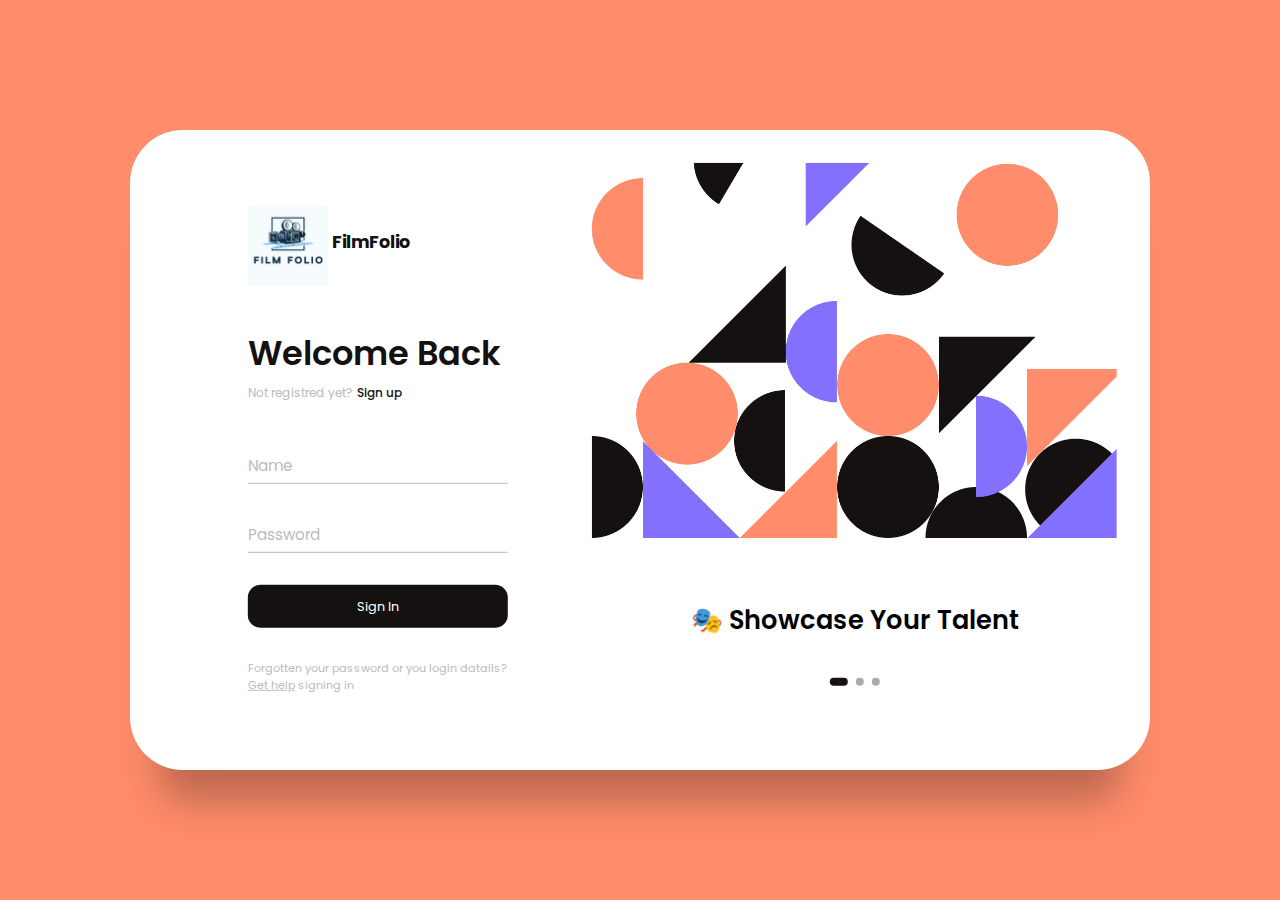
<file: index.html>
<!DOCTYPE html>
<html lang="en">
  <head>
    <meta charset="UTF-8" />
    <meta http-equiv="X-UA-Compatible" content="IE=edge" />
    <meta name="viewport" content="width=device-width, initial-scale=1.0" />
    <title>Sign in & Sign up Form</title>
    <link rel="stylesheet" href="./css/style.css" />
  </head>
  <body>
    <main>
      <div class="box">
        <div class="inner-box">
          <div class="forms-wrap">
            <form action="dashboard.html" autocomplete="off" class="sign-in-form">
              <div class="logo">
                <img src="./img/logoFilm.jpeg" alt="easyclass" />
                <h4>FilmFolio</h4>
              </div>

              <div class="heading">
                <h2>Welcome Back</h2>
                <h6>Not registred yet?</h6>
                <a href="#" class="toggle">Sign up</a>
              </div>

              <div class="actual-form">
                <div class="input-wrap">
                  <input
                    type="text"
                    minlength="4"
                    class="input-field"
                    autocomplete="off"
                    required
                  />
                  <label>Name</label>
                </div>

                <div class="input-wrap">
                  <input
                    type="password"
                    minlength="4"
                    class="input-field"
                    autocomplete="off"
                    required
                  />
                  <label>Password</label>
                </div>

                <input type="submit" value="Sign In" class="sign-btn" />

                <p class="text">
                  Forgotten your password or you login datails?
                  <a href="#">Get help</a> signing in
                </p>
              </div>
            </form>

            <form action="index.html" autocomplete="off" class="sign-up-form">
              <div class="logo">
                <img src="./img/logoFilm.jpeg" alt="easyclass" />
                <h4>FilmFolio</h4>
              </div>

              <div class="heading">
                <h2>Get Started</h2>
                <h6>Already have an account?</h6>
                <a href="#" class="toggle">Sign in</a>
              </div>

              <div class="actual-form">
                <div class="input-wrap">
                  <input
                    type="text"
                    minlength="4"
                    class="input-field"
                    autocomplete="off"
                    required
                  />
                  <label>Name</label>
                </div>

                <div class="input-wrap">
                  <input
                    type="email"
                    class="input-field"
                    autocomplete="off"
                    required
                  />
                  <label>Email</label>
                </div>

                <div class="input-wrap">
                  <input
                    type="password"
                    minlength="4"
                    class="input-field"
                    autocomplete="off"
                    required
                  />
                  <label>Password</label>
                </div>

                <input type="submit" value="Sign Up" class="sign-btn" />

                <p class="text">
                  By signing up, I agree to the
                  <a href="#">Terms of Services</a> and
                  <a href="#">Privacy Policy</a>
                </p>
              </div>
            </form>
          </div>

          <div class="carousel">
            <div class="images-wrapper">
              <img src="./img/image1.png" class="image img-1 show" alt="" />
              <img src="./img/image2.png" class="image img-2" alt="" />
              <img src="./img/image3.png" class="image img-3" alt="" />
            </div>

            <div class="text-slider">
              <div class="text-wrap">
                <div class="text-group">
                  <h2>🎭 Showcase Your Talent</h2>
                  <h2>👥 Find the Right Crew</h2>
                  <h2>🎥 Rent Essential Gear</h2>
                </div>
              </div>

              <div class="bullets">
                <span class="active" data-value="1"></span>
                <span data-value="2"></span>
                <span data-value="3"></span>
              </div>
            </div>
          </div>
        </div>
      </div>
    </main>

    <!-- Javascript file -->

    <script src="app.js"></script>
  </body>
</html>
</file>
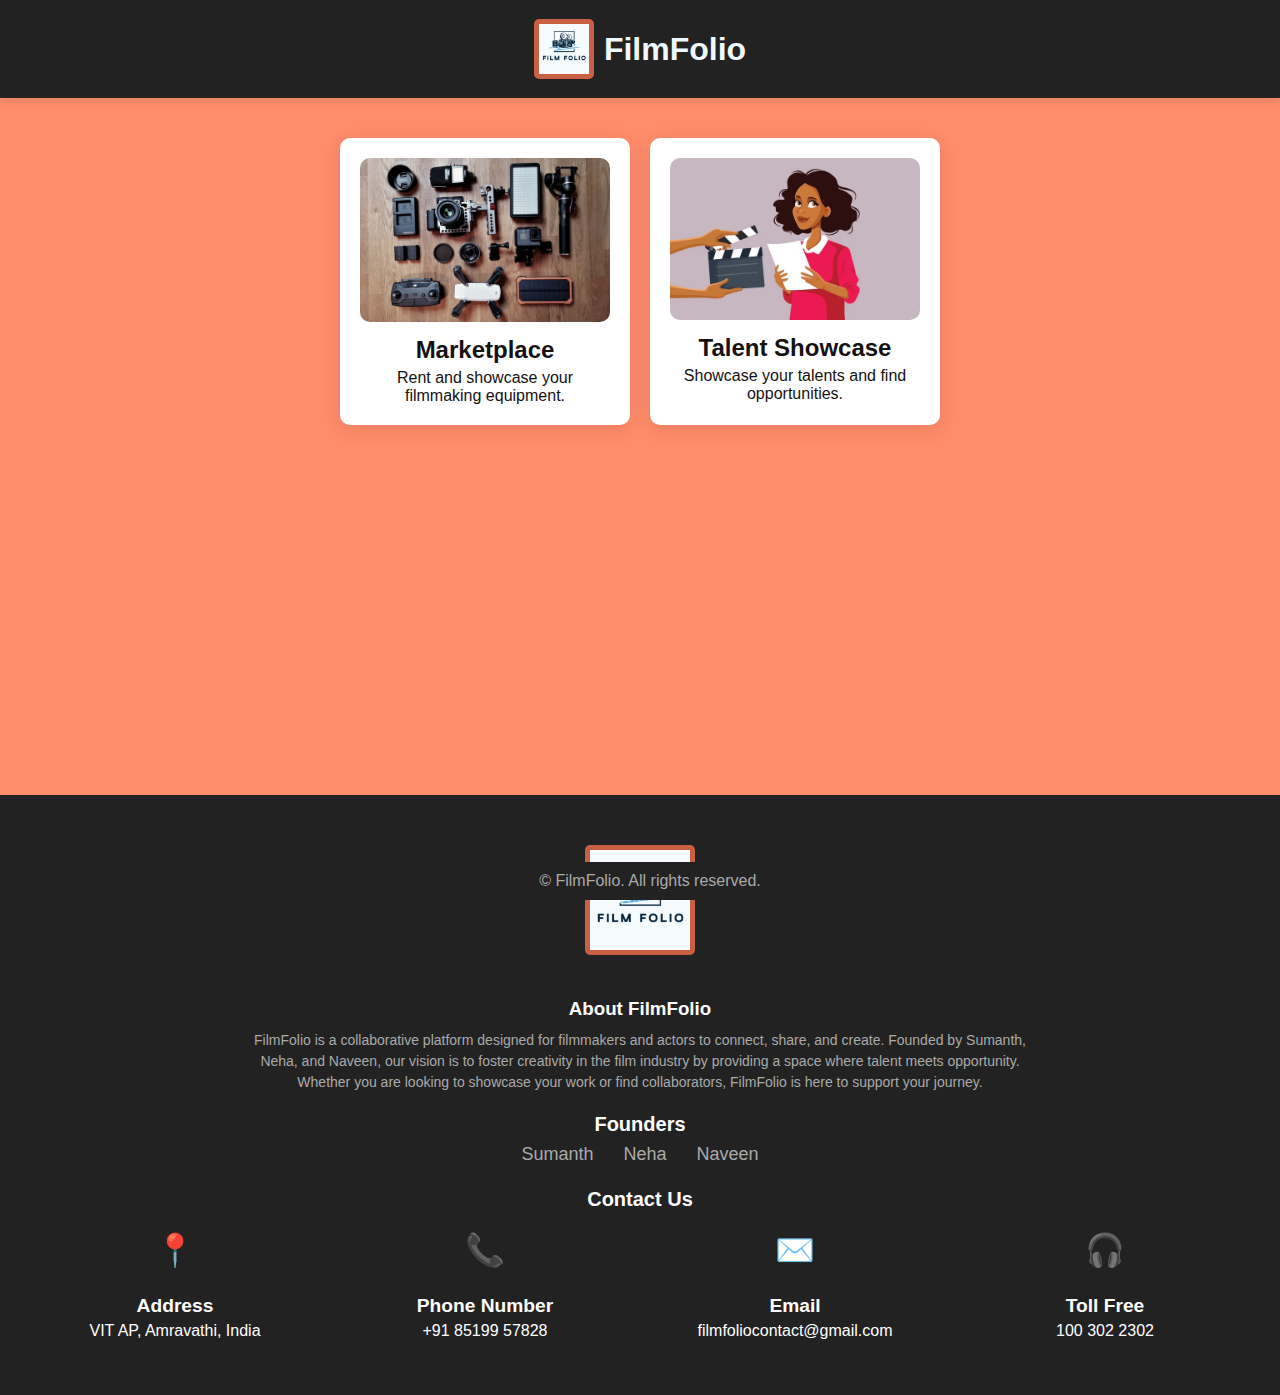
<file: dashboard.html>
<!DOCTYPE html>
<html lang="en">
<head>
    <meta charset="UTF-8" />
    <meta name="viewport" content="width=device-width, initial-scale=1.0" />
    <title>Dashboard - FilmFolio</title>
    <link rel="stylesheet" href="./css/dashboard-style.css" />
</head>
<body>
    <header class="header">
        <img src="./img/logoFilm.jpeg" alt="FilmFolio Logo" class="logo" />
        <h1 style="color: aliceblue;">FilmFolio </h1>
    </header>

    <main class="dashboard-content">
        <section class="boxes">
            <a href="marketplace.html" class="box marketplace">
                <img src="./img/marketplace.jpg" alt="Marketplace" class="box-image" />
                <h2>Marketplace</h2>
                <p>Rent and showcase your filmmaking equipment.</p>
            </a>
            <a href="talent-showcase.html" class="box talent-showcase">
                <img src="./img/talentShowcase.jpg" alt="Talent Showcase" class="box-image" />
                <h2>Talent Showcase</h2>
                <p>Showcase your talents and find opportunities.</p>
            </a>
        </section>
    </main>
</body>
<footer>
    <div class="footer-container">
      <img src="./img/logoFilm.jpeg" alt="FilmFolio Logo" class="footer-logo" style="margin-top: 30px;"> <!-- Logo Image -->
      
      <div class="about-filmfolio">
        <h3>About FilmFolio</h3>
        <p class="about-text">
          FilmFolio is a collaborative platform designed for filmmakers and actors to connect, share, and create. Founded by Sumanth, Neha, and Naveen, our vision is to foster creativity in the film industry by providing a space where talent meets opportunity. Whether you are looking to showcase your work or find collaborators, FilmFolio is here to support your journey.
        </p>
      </div>
      
      <div class="founders-section">
        <h2 class="founders-heading" style="margin-top: 20px; font-size: 20px;">Founders</h2>
        <div class="founders" style="margin-top: 5px; margin-bottom: 10px;">
          <div class="founder">
            <p class="founder-name" style="font-size: large;">Sumanth</p>
          </div>
          <div class="founder">
            <p class="founder-name" style="font-size: large;">Neha</p>
          </div>
          <div class="founder">
            <p class="founder-name" style="font-size: large;">Naveen</p>
          </div>
        </div>
      </div>
    </div>
  
    <div class="contact-section">
      <h3 style="margin-top: 20px; font-size: 20px;">Contact Us</h3>
       <div class="contact-info" style="margin-bottom: 35px;">
        <div class="info-item">
          <div class="icon">📍</div>
          <h4>Address</h4>
          <p>VIT AP, Amravathi, India</p>
        </div>
        <div class="info-item">
          <div class="icon">📞</div>
          <h4>Phone Number</h4>
          <p>+91 85199 57828</p>
        </div>
        <div class="info-item">
          <div class="icon">✉️</div>
          <h4>Email</h4>
          <p>filmfoliocontact@gmail.com</p>
        </div>
        <div class="info-item">
          <div class="icon">🎧</div>
          <h4>Toll Free</h4>
          <p>100 302 2302</p>
        </div>
      </div>
    </div>
    <div class="footer-bottom">
        <p>© FilmFolio. All rights reserved.</p>
    </div>
  </footer>
</html>
</file>
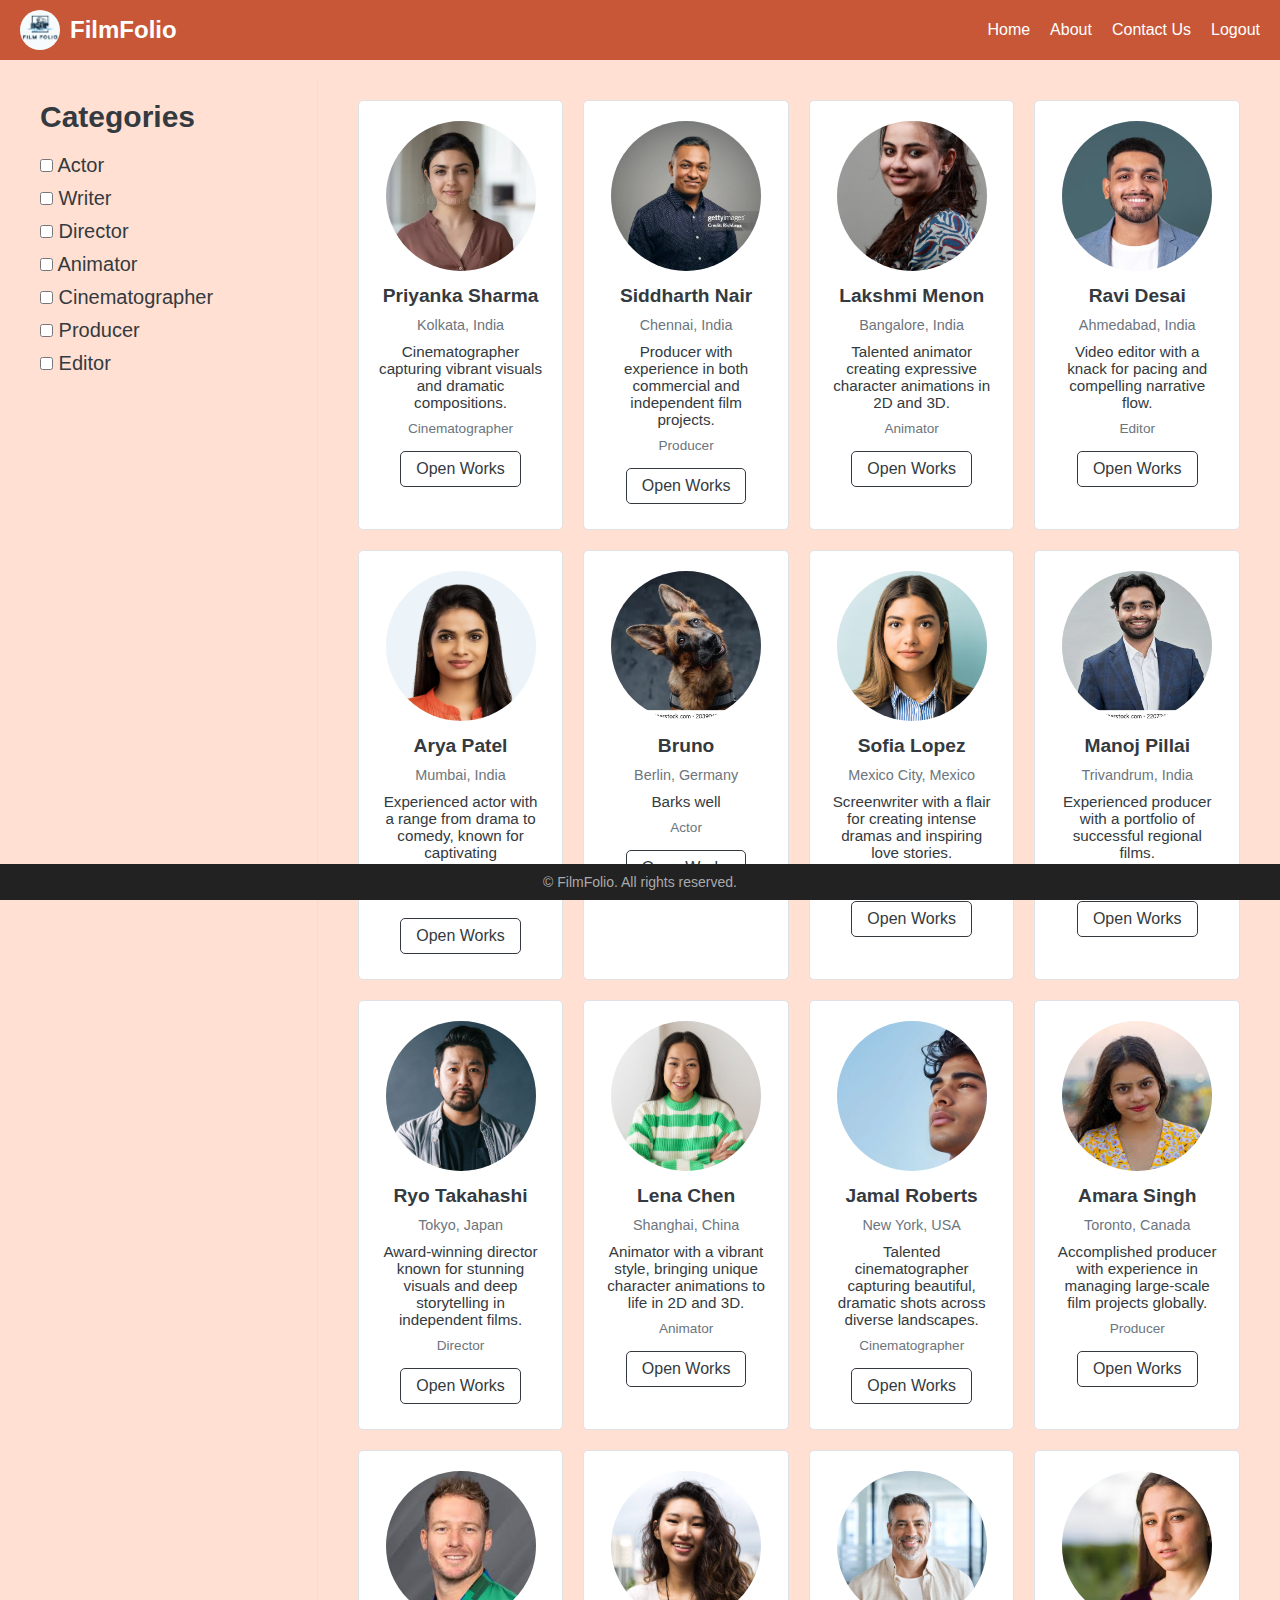
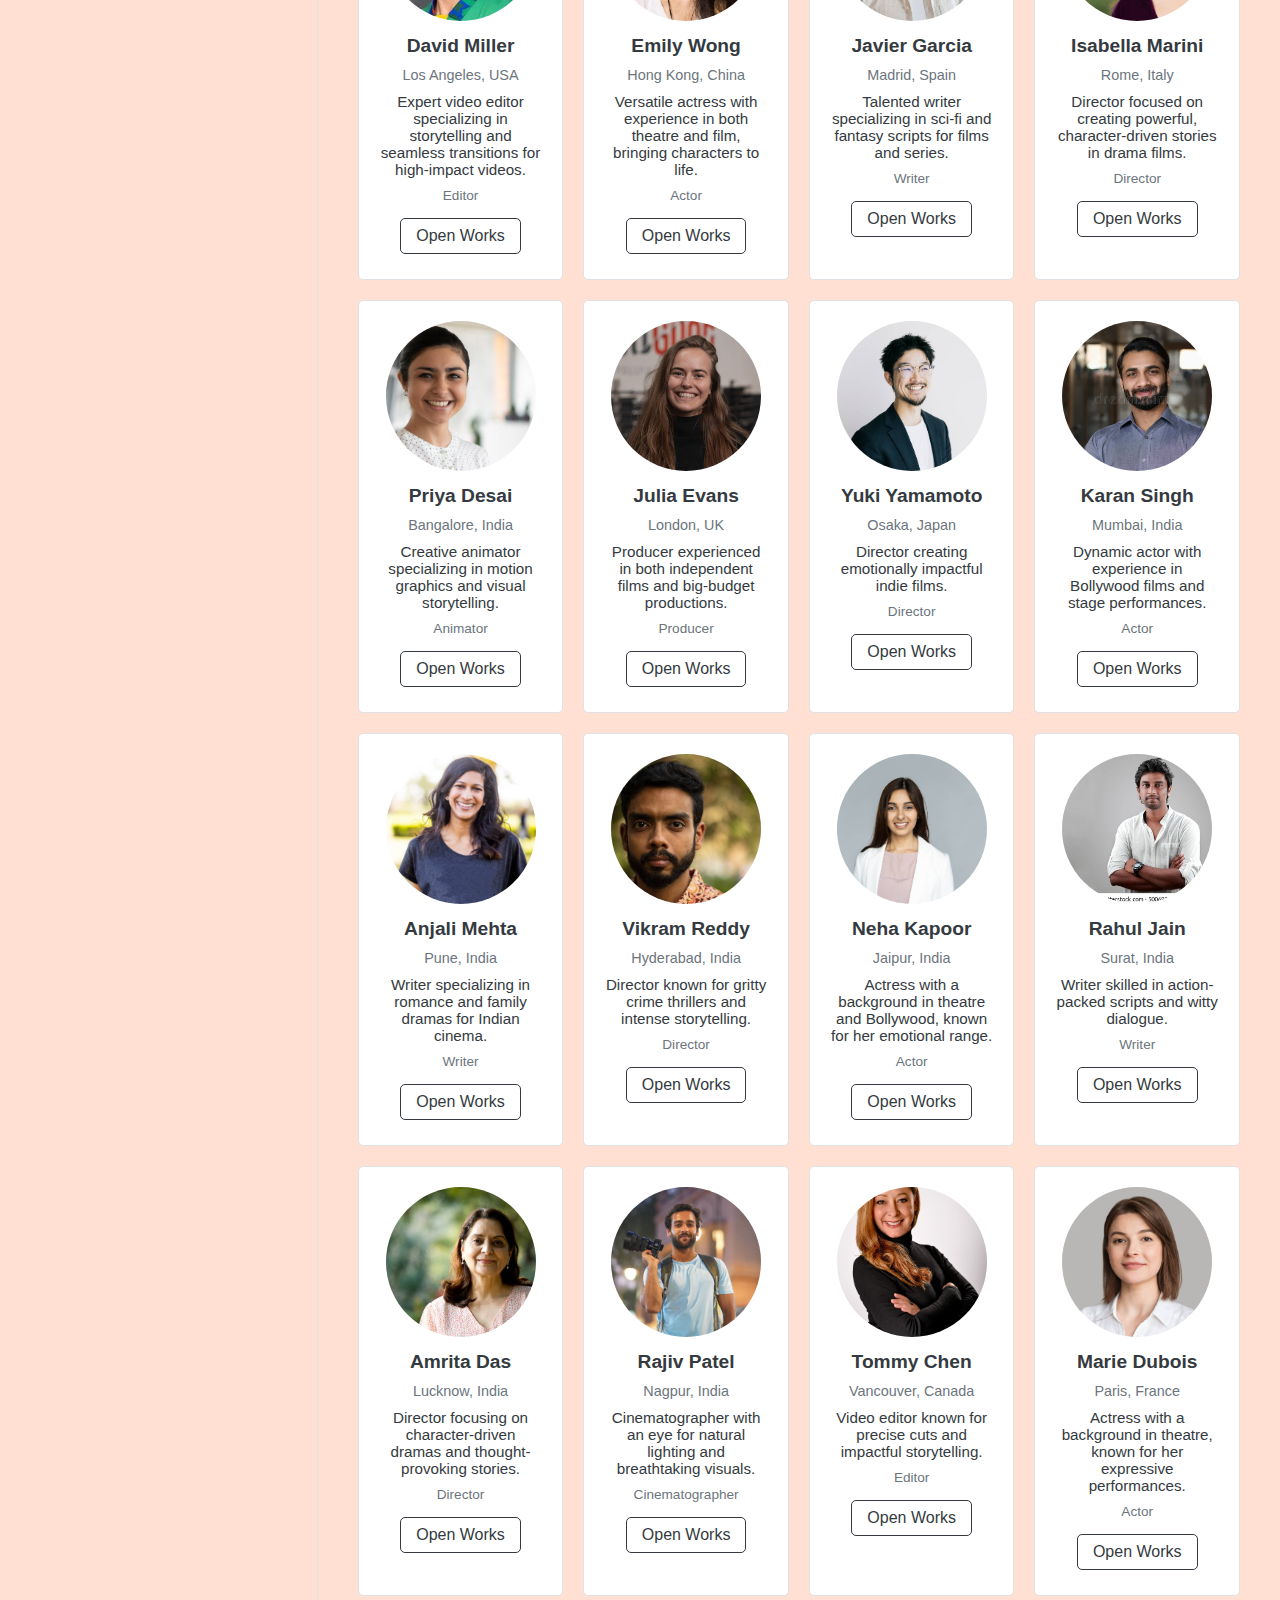
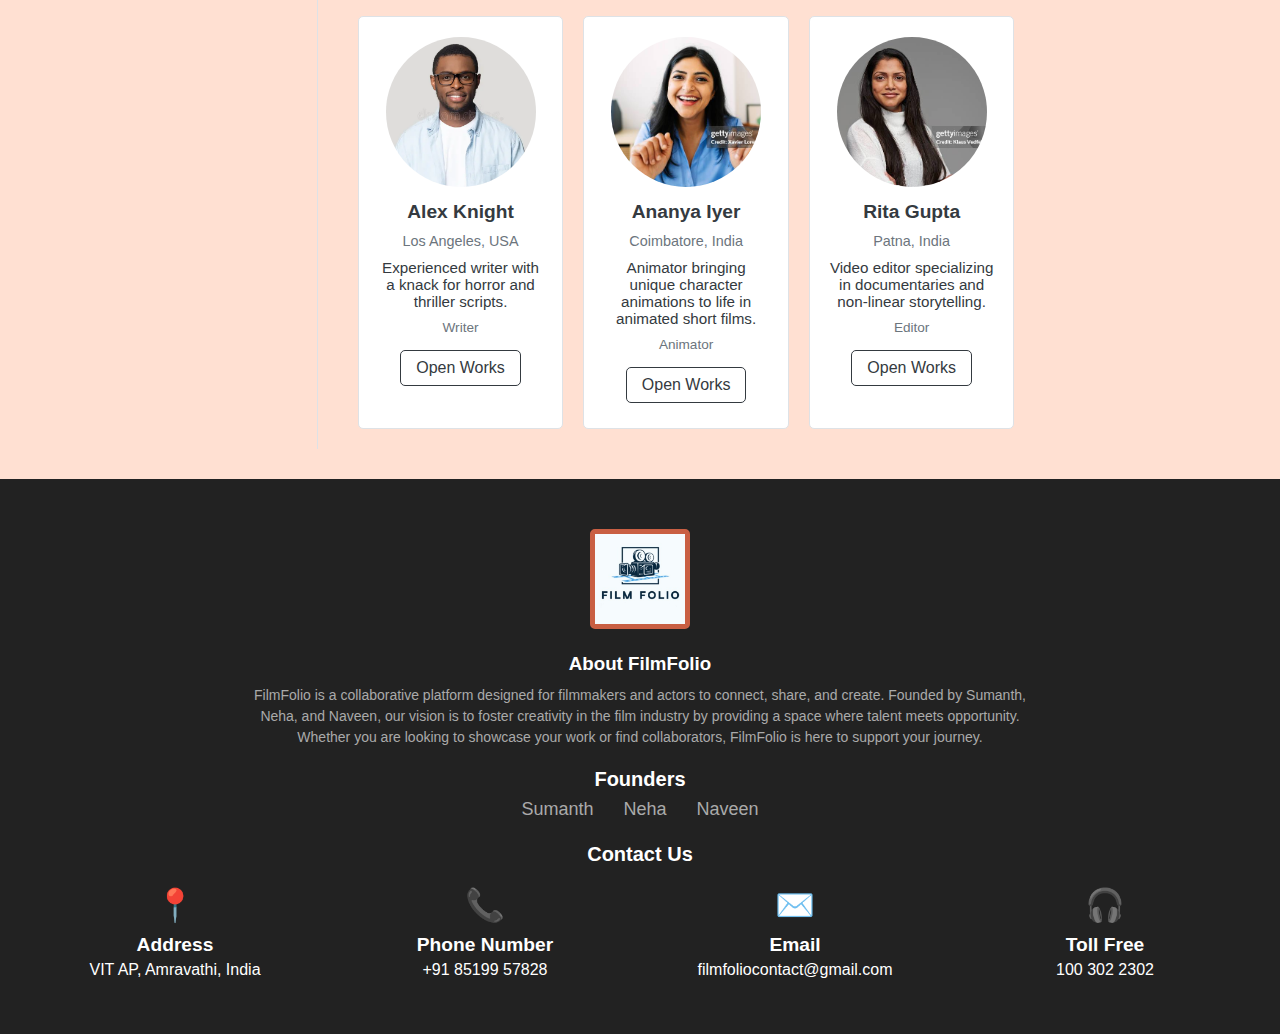
<file: talent-showcase.html>
<!DOCTYPE html>
<html lang="en">
<head>
    <meta charset="UTF-8">
    <meta name="viewport" content="width=device-width, initial-scale=1.0">
    <title>Profile Directory</title>
    <link rel="stylesheet" href="./css/talent-showcase-style.css">
    <style>
        .profile-card img {
            width: 150px; /* Set a fixed width */
            height: 150px; /* Set a fixed height */
            object-fit: cover; /* Crop the image to fit within the set dimensions */
            border-radius: 50%; /* Optional: make images circular */
        }
    </style>
</head>
<body>
    <!-- Navigation Bar -->
    <nav class="navbar">
        <div class="navbar-brand">
            <img src="img/logoFilm.jpeg" alt="FilmFolio Logo" class="navbar-logo">
            <span class="navbar-title">FilmFolio</span>
        </div>
        <ul class="navbar-links">
            <li><a href="./dashboard.html">Home</a></li> <!-- Link to dashboard.html -->
            <li><a class ="scrollToBottom">About</a></li> <!-- Link to About section -->
            <li><a class ="scrollToBottom">Contact Us</a></li> <!-- Link to Contact Us section -->
            <li><a href="./index.html">Logout</a></li> <!-- Link to index.html -->
        </ul>
    </nav>
    <!-- Sidebar for Categories -->
    <div class="container">
        <aside class="sidebar">
            <h2>Categories</h2>
            <div class="categories">
                <label><input type="checkbox" name="category" value="Actor" onclick="filterProfiles()"> Actor</label>
                <label><input type="checkbox" name="category" value="Writer" onclick="filterProfiles()"> Writer</label>
                <label><input type="checkbox" name="category" value="Director" onclick="filterProfiles()"> Director</label>
                <label><input type="checkbox" name="category" value="Animator" onclick="filterProfiles()"> Animator</label>
                <label><input type="checkbox" name="category" value="Cinematographer" onclick="filterProfiles()"> Cinematographer</label>
                <label><input type="checkbox" name="category" value="Producer" onclick="filterProfiles()"> Producer</label>
                <label><input type="checkbox" name="category" value="Editor" onclick="filterProfiles()"> Editor</label>
            </div>
        </aside>

        <!-- Main Content Area for Profile Cards -->
        <main class="profiles">
            

            <div class="profile-card" data-category="Cinematographer">
                <img src="./img/headshot20.webp" alt="Profile Picture">
                <h3>Priyanka Sharma</h3>
                <p class="location">Kolkata, India</p>
                <p class="description">Cinematographer capturing vibrant visuals and dramatic compositions.</p>
                <p class="roles">Cinematographer</p>
                <div class="links">
                    <a href="#" class="btn">Open Works</a>
                </div>
            </div>
            
            <div class="profile-card" data-category="Producer">
                <img src="./img/headshot21.jpg" alt="Profile Picture">
                <h3>Siddharth Nair</h3>
                <p class="location">Chennai, India</p>
                <p class="description">Producer with experience in both commercial and independent film projects.</p>
                <p class="roles">Producer</p>
                <div class="links">
                    <a href="#" class="btn">Open Works</a>
                </div>
            </div>
            
            <div class="profile-card" data-category="Animator">
                <img src="./img/headshot22.jpeg" alt="Profile Picture">
                <h3>Lakshmi Menon</h3>
                <p class="location">Bangalore, India</p>
                <p class="description">Talented animator creating expressive character animations in 2D and 3D.</p>
                <p class="roles">Animator</p>
                <div class="links">
                    <a href="#" class="btn">Open Works</a>
                </div>
            </div>
            
            <div class="profile-card" data-category="Editor">
                <img src="./img/headshot23.avif" alt="Profile Picture">
                <h3>Ravi Desai</h3>
                <p class="location">Ahmedabad, India</p>
                <p class="description">Video editor with a knack for pacing and compelling narrative flow.</p>
                <p class="roles">Editor</p>
                <div class="links">
                    <a href="#" class="btn">Open Works</a>
                </div>
            </div>
<div class="profile-card" data-category="Actor">
    <img src="./img/headshot1.png" alt="Profile Picture">
    <h3>Arya Patel</h3>
    <p class="location">Mumbai, India</p>
    <p class="description">Experienced actor with a range from drama to comedy, known for captivating performances.</p>
    <p class="roles">Actor</p>
    <div class="links">
        <a href="#" class="btn">Open Works</a>
    </div>
</div>

<div class="profile-card" data-category="Actor">
    <img src="./img/headshot11.webp" alt="Profile Picture">
    <h3>Bruno</h3>
    <p class="location">Berlin, Germany</p>
    <p class="description">Barks well</p>
    <p class="roles">Actor</p>
    <div class="links">
        <a href="#" class="btn">Open Works</a>
    </div>
</div>
<div class="profile-card" data-category="Writer">
    <img src="./img/headshot2.avif" alt="Profile Picture">
    <h3>Sofia Lopez</h3>
    <p class="location">Mexico City, Mexico</p>
    <p class="description">Screenwriter with a flair for creating intense dramas and inspiring love stories.</p>
    <p class="roles">Writer</p>
    <div class="links">
        <a href="#" class="btn">Open Works</a>
    </div>
</div>

<div class="profile-card" data-category="Producer">
    <img src="./img/headshot29.webp" alt="Profile Picture">
    <h3>Manoj Pillai</h3>
    <p class="location">Trivandrum, India</p>
    <p class="description">Experienced producer with a portfolio of successful regional films.</p>
    <p class="roles">Producer</p>
    <div class="links">
        <a href="#" class="btn">Open Works</a>
    </div>
</div>
<div class="profile-card" data-category="Director">
    <img src="./img/headshot2.jpg" alt="Profile Picture">
    <h3>Ryo Takahashi</h3>
    <p class="location">Tokyo, Japan</p>
    <p class="description">Award-winning director known for stunning visuals and deep storytelling in independent films.</p>
    <p class="roles">Director</p>
    <div class="links">
        <a href="#" class="btn">Open Works</a>
    </div>
</div>

<div class="profile-card" data-category="Animator">
    <img src="./img/headshot3.jpg" alt="Profile Picture">
    <h3>Lena Chen</h3>
    <p class="location">Shanghai, China</p>
    <p class="description">Animator with a vibrant style, bringing unique character animations to life in 2D and 3D.</p>
    <p class="roles">Animator</p>
    <div class="links">
        <a href="#" class="btn">Open Works</a>
    </div>
</div>

<div class="profile-card" data-category="Cinematographer">
    <img src="./img/headshot4.jpg" alt="Profile Picture">
    <h3>Jamal Roberts</h3>
    <p class="location">New York, USA</p>
    <p class="description">Talented cinematographer capturing beautiful, dramatic shots across diverse landscapes.</p>
    <p class="roles">Cinematographer</p>
    <div class="links">
        <a href="#" class="btn">Open Works</a>
    </div>
</div>

<div class="profile-card" data-category="Producer">
    <img src="./img/headshot5.jpeg" alt="Profile Picture">
    <h3>Amara Singh</h3>
    <p class="location">Toronto, Canada</p>
    <p class="description">Accomplished producer with experience in managing large-scale film projects globally.</p>
    <p class="roles">Producer</p>
    <div class="links">
        <a href="#" class="btn">Open Works</a>
    </div>
</div>

<div class="profile-card" data-category="Editor">
    <img src="./img/headshot6.jpeg" alt="Profile Picture">
    <h3>David Miller</h3>
    <p class="location">Los Angeles, USA</p>
    <p class="description">Expert video editor specializing in storytelling and seamless transitions for high-impact videos.</p>
    <p class="roles">Editor</p>
    <div class="links">
        <a href="#" class="btn">Open Works</a>
    </div>
</div>

<div class="profile-card" data-category="Actor">
    <img src="./img/headshot7.jpg" alt="Profile Picture">
    <h3>Emily Wong</h3>
    <p class="location">Hong Kong, China</p>
    <p class="description">Versatile actress with experience in both theatre and film, bringing characters to life.</p>
    <p class="roles">Actor</p>
    <div class="links">
        <a href="#" class="btn">Open Works</a>
    </div>
</div>

<div class="profile-card" data-category="Writer">
    <img src="./img/headshot8.jpg" alt="Profile Picture">
    <h3>Javier Garcia</h3>
    <p class="location">Madrid, Spain</p>
    <p class="description">Talented writer specializing in sci-fi and fantasy scripts for films and series.</p>
    <p class="roles">Writer</p>
    <div class="links">
        <a href="#" class="btn">Open Works</a>
    </div>
</div>

<div class="profile-card" data-category="Director">
    <img src="./img/headshot9.avif" alt="Profile Picture">
    <h3>Isabella Marini</h3>
    <p class="location">Rome, Italy</p>
    <p class="description">Director focused on creating powerful, character-driven stories in drama films.</p>
    <p class="roles">Director</p>
    <div class="links">
        <a href="#" class="btn">Open Works</a>
    </div>
</div>

<div class="profile-card" data-category="Animator">
    <img src="./img/headshot10.jpg" alt="Profile Picture">
    <h3>Priya Desai</h3>
    <p class="location">Bangalore, India</p>
    <p class="description">Creative animator specializing in motion graphics and visual storytelling.</p>
    <p class="roles">Animator</p>
    <div class="links">
        <a href="#" class="btn">Open Works</a>
    </div>
</div>


<div class="profile-card" data-category="Producer">
    <img src="./img/headshot12.jpg" alt="Profile Picture">
    <h3>Julia Evans</h3>
    <p class="location">London, UK</p>
    <p class="description">Producer experienced in both independent films and big-budget productions.</p>
    <p class="roles">Producer</p>
    <div class="links">
        <a href="#" class="btn">Open Works</a>
    </div>
</div>


<div class="profile-card" data-category="Director">
    <img src="./img/headshot16.jpg" alt="Profile Picture">
    <h3>Yuki Yamamoto</h3>
    <p class="location">Osaka, Japan</p>
    <p class="description">Director creating emotionally impactful indie films.</p>
    <p class="roles">Director</p>
    <div class="links">
        <a href="#" class="btn">Open Works</a>
    </div>
</div>
<div class="profile-card" data-category="Actor">
    <img src="./img/headshot17.webp" alt="Profile Picture">
    <h3>Karan Singh</h3>
    <p class="location">Mumbai, India</p>
    <p class="description">Dynamic actor with experience in Bollywood films and stage performances.</p>
    <p class="roles">Actor</p>
    <div class="links">
        <a href="#" class="btn">Open Works</a>
    </div>
</div>

<div class="profile-card" data-category="Writer">
    <img src="./img/headshot18.png" alt="Profile Picture">
    <h3>Anjali Mehta</h3>
    <p class="location">Pune, India</p>
    <p class="description">Writer specializing in romance and family dramas for Indian cinema.</p>
    <p class="roles">Writer</p>
    <div class="links">
        <a href="#" class="btn">Open Works</a>
    </div>
</div>

<div class="profile-card" data-category="Director">
    <img src="./img/headshot19.jpg" alt="Profile Picture">
    <h3>Vikram Reddy</h3>
    <p class="location">Hyderabad, India</p>
    <p class="description">Director known for gritty crime thrillers and intense storytelling.</p>
    <p class="roles">Director</p>
    <div class="links">
        <a href="#" class="btn">Open Works</a>
    </div>
</div>


<div class="profile-card" data-category="Actor">
    <img src="./img/headshot24.jpg" alt="Profile Picture">
    <h3>Neha Kapoor</h3>
    <p class="location">Jaipur, India</p>
    <p class="description">Actress with a background in theatre and Bollywood, known for her emotional range.</p>
    <p class="roles">Actor</p>
    <div class="links">
        <a href="#" class="btn">Open Works</a>
    </div>
</div>

<div class="profile-card" data-category="Writer">
    <img src="./img/headshot25.webp" alt="Profile Picture">
    <h3>Rahul Jain</h3>
    <p class="location">Surat, India</p>
    <p class="description">Writer skilled in action-packed scripts and witty dialogue.</p>
    <p class="roles">Writer</p>
    <div class="links">
        <a href="#" class="btn">Open Works</a>
    </div>
</div>

<div class="profile-card" data-category="Director">
    <img src="./img/headshot26.jpg" alt="Profile Picture">
    <h3>Amrita Das</h3>
    <p class="location">Lucknow, India</p>
    <p class="description">Director focusing on character-driven dramas and thought-provoking stories.</p>
    <p class="roles">Director</p>
    <div class="links">
        <a href="#" class="btn">Open Works</a>
    </div>
</div>

<div class="profile-card" data-category="Cinematographer">
    <img src="./img/headshot27.jpg" alt="Profile Picture">
    <h3>Rajiv Patel</h3>
    <p class="location">Nagpur, India</p>
    <p class="description">Cinematographer with an eye for natural lighting and breathtaking visuals.</p>
    <p class="roles">Cinematographer</p>
    <div class="links">
        <a href="#" class="btn">Open Works</a>
    </div>
</div>

<div class="profile-card" data-category="Editor">
    <img src="./img/headshot13_1.jpg" alt="Profile Picture">
    <h3>Tommy Chen</h3>
    <p class="location">Vancouver, Canada</p>
    <p class="description">Video editor known for precise cuts and impactful storytelling.</p>
    <p class="roles">Editor</p>
    <div class="links">
        <a href="#" class="btn">Open Works</a>
    </div>
</div>

<div class="profile-card" data-category="Actor">
    <img src="./img/headshot14.jpg" alt="Profile Picture">
    <h3>Marie Dubois</h3>
    <p class="location">Paris, France</p>
    <p class="description">Actress with a background in theatre, known for her expressive performances.</p>
    <p class="roles">Actor</p>
    <div class="links">
        <a href="#" class="btn">Open Works</a>
    </div>
</div>

<div class="profile-card" data-category="Writer">
    <img src="./img/headshot15.webp" alt="Profile Picture">
    <h3>Alex Knight</h3>
    <p class="location">Los Angeles, USA</p>
    <p class="description">Experienced writer with a knack for horror and thriller scripts.</p>
    <p class="roles">Writer</p>
    <div class="links">
        <a href="#" class="btn">Open Works</a>
    </div>
</div>
<div class="profile-card" data-category="Animator">
    <img src="./img/headshot28.jpg" alt="Profile Picture">
    <h3>Ananya Iyer</h3>
    <p class="location">Coimbatore, India</p>
    <p class="description">Animator bringing unique character animations to life in animated short films.</p>
    <p class="roles">Animator</p>
    <div class="links">
        <a href="#" class="btn">Open Works</a>
    </div>
</div>


<div class="profile-card" data-category="Editor">
    <img src="./img/heashot30.jpg" alt="Profile Picture">
    <h3>Rita Gupta</h3>
    <p class="location">Patna, India</p>
    <p class="description">Video editor specializing in documentaries and non-linear storytelling.</p>
    <p class="roles">Editor</p>
    <div class="links">
        <a href="#" class="btn">Open Works</a>
    </div>
</div>
<!-- Repeat the pattern above to add more profiles as necessary -->
    <!-- Repeat the pattern above to add more profiles as necessary -->
<!-- Repeat the pattern above to add more profiles as necessary -->
        </main>
        
    </div>
    <footer>
        <div class="footer-container">
          <img src="./img/logoFilm.jpeg" alt="FilmFolio Logo" class="footer-logo" style="margin-top: 30px;"> <!-- Logo Image -->
          
          <div class="about-filmfolio">
            <h3>About FilmFolio</h3>
            <p class="about-text">
              FilmFolio is a collaborative platform designed for filmmakers and actors to connect, share, and create. Founded by Sumanth, Neha, and Naveen, our vision is to foster creativity in the film industry by providing a space where talent meets opportunity. Whether you are looking to showcase your work or find collaborators, FilmFolio is here to support your journey.
            </p>
          </div>
          
          <div class="founders-section">
            <h2 class="founders-heading" style="margin-top: 20px; font-size: 20px;">Founders</h2>
            <div class="founders" style="margin-top: 5px; margin-bottom: 10px;">
              <div class="founder">
                <p class="founder-name" style="font-size: large;">Sumanth</p>
              </div>
              <div class="founder">
                <p class="founder-name" style="font-size: large;">Neha</p>
              </div>
              <div class="founder">
                <p class="founder-name" style="font-size: large;">Naveen</p>
              </div>
            </div>
          </div>
        </div>
      
        <div class="contact-section">
          <h3 style="margin-top: 20px; font-size: 20px;">Contact Us</h3>
           <div class="contact-info" style="margin-bottom: 35px;">
            <div class="info-item">
              <div class="icon">📍</div>
              <h4>Address</h4>
              <p>VIT AP, Amravathi, India</p>
            </div>
            <div class="info-item">
              <div class="icon">📞</div>
              <h4>Phone Number</h4>
              <p>+91 85199 57828</p>
            </div>
            <div class="info-item">
              <div class="icon">✉️</div>
              <h4>Email</h4>
              <p>filmfoliocontact@gmail.com</p>
            </div>
            <div class="info-item">
              <div class="icon">🎧</div>
              <h4>Toll Free</h4>
              <p>100 302 2302</p>
            </div>
          </div>
        </div>
        <div class="footer-bottom">
            <p>© FilmFolio. All rights reserved.</p>
        </div>
      </footer>
    <script>
        const scrollLinks = document.querySelectorAll('.scrollToBottom');

scrollLinks.forEach(link => {
    link.addEventListener('click', function() {
        // Scroll to the bottom of the page
        window.scrollTo({
            top: document.body.scrollHeight,
            behavior: 'smooth' // This makes the scroll smooth
        });
    });
});
        function filterProfiles() {
            // Get all selected categories
            const selectedCategories = Array.from(document.querySelectorAll('input[name="category"]:checked')).map(cb => cb.value);

            // Get all profile cards
            const profileCards = document.querySelectorAll('.profile-card');

            // Filter profiles based on selected categories
            profileCards.forEach(card => {
                const category = card.getAttribute('data-category');
                if (selectedCategories.length === 0 || selectedCategories.includes(category)) {
                    card.style.display = 'block';
                } else {
                    card.style.display = 'none';
                }
            });
        }
    </script>
</body>
</html>
</file>
<file: css/style.css>
@import url("https://fonts.googleapis.com/css2?family=Poppins:wght@200;300;400;500;600;700;800&display=swap");

*,
*::before,
*::after {
  padding: 0;
  margin: 0;
  box-sizing: border-box;
}

body,
input {
  font-family: "Poppins", sans-serif;
}

main {
  width: 100%;
  min-height: 100vh;
  overflow: hidden;
  background-color: #ff8c6b;
  padding: 2rem;
  display: flex;
  align-items: center;
  justify-content: center;
}

.box {
  position: relative;
  width: 100%;
  max-width: 1020px;
  height: 640px;
  background-color: #fff;
  border-radius: 3.3rem;
  box-shadow: 0 60px 40px -30px rgba(0, 0, 0, 0.27);
}

.inner-box {
  position: absolute;
  width: calc(100% - 4.1rem);
  height: calc(100% - 4.1rem);
  top: 50%;
  left: 50%;
  transform: translate(-50%, -50%);
}

.forms-wrap {
  position: absolute;
  height: 100%;
  width: 45%;
  top: 0;
  left: 0;
  display: grid;
  grid-template-columns: 1fr;
  grid-template-rows: 1fr;
  transition: 0.8s ease-in-out;
}

form {
  max-width: 260px;
  width: 100%;
  margin: 0 auto;
  height: 100%;
  display: flex;
  flex-direction: column;
  justify-content: space-evenly;
  grid-column: 1 / 2;
  grid-row: 1 / 2;
  transition: opacity 0.02s 0.4s;
}

form.sign-up-form {
  opacity: 0;
  pointer-events: none;
}

.logo {
  display: flex;
  align-items: center;
}

.logo img {
  width: 80px;
  margin-right: 0.3rem;
}

.logo h4 {
  font-size: 1.1rem;
  margin-top: -9px;
  letter-spacing: -0.5px;
  color: #151111;
}

.heading h2 {
  font-size: 2.1rem;
  font-weight: 600;
  color: #151111;
}

.heading h6 {
  color: #bababa;
  font-weight: 400;
  font-size: 0.75rem;
  display: inline;
}

.toggle {
  color: #151111;
  text-decoration: none;
  font-size: 0.75rem;
  font-weight: 500;
  transition: 0.3s;
}

.toggle:hover {
  color: #8371fd;
}

.input-wrap {
  position: relative;
  height: 37px;
  margin-bottom: 2rem;
}

.input-field {
  position: absolute;
  width: 100%;
  height: 100%;
  background: none;
  border: none;
  outline: none;
  border-bottom: 1px solid #bbb;
  padding: 0;
  font-size: 0.95rem;
  color: #151111;
  transition: 0.4s;
}

label {
  position: absolute;
  left: 0;
  top: 50%;
  transform: translateY(-50%);
  font-size: 0.95rem;
  color: #bbb;
  pointer-events: none;
  transition: 0.4s;
}

.input-field.active {
  border-bottom-color: #151111;
}

.input-field.active + label {
  font-size: 0.75rem;
  top: -2px;
}

.sign-btn {
  display: inline-block;
  width: 100%;
  height: 43px;
  background-color: #151111;
  color: #fff;
  border: none;
  cursor: pointer;
  border-radius: 0.8rem;
  font-size: 0.8rem;
  margin-bottom: 2rem;
  transition: 0.3s;
}

.sign-btn:hover {
  background-color: #8371fd;
}

.text {
  color: #bbb;
  font-size: 0.7rem;
}

.text a {
  color: #bbb;
  transition: 0.3s;
}

.text a:hover {
  color: #8371fd;
}

main.sign-up-mode form.sign-in-form {
  opacity: 0;
  pointer-events: none;
}

main.sign-up-mode form.sign-up-form {
  opacity: 1;
  pointer-events: all;
}

main.sign-up-mode .forms-wrap {
  left: 55%;
}

main.sign-up-mode .carousel {
  left: 0%;
}

.carousel {
  position: absolute;
  height: 100%;
  width: 55%;
  left: 45%;
  top: 0;
  background-color: #a;
  border-radius: 2rem;
  display: grid;
  grid-template-rows: auto 1fr;
  padding-bottom: 2rem;
  overflow: hidden;
  transition: 0.8s ease-in-out;
}

.images-wrapper {
  display: grid;
  grid-template-columns: 1fr;
  grid-template-rows: 1fr;
}

.image {
  width: 100%;
  grid-column: 1/2;
  grid-row: 1/2;
  opacity: 0;
  transition: opacity 0.3s, transform 0.5s;
}

.img-1 {
  transform: translate(0, -50px);
}

.img-2 {
  transform: scale(0.4, 0.5);
}

.img-3 {
  transform: scale(0.3) rotate(-20deg);
}

.image.show {
  opacity: 1;
  transform: none;
}

.text-slider {
  display: flex;
  align-items: center;
  justify-content: center;
  flex-direction: column;
}

.text-wrap {
  max-height: 2.2rem;
  overflow: hidden;
  margin-bottom: 2.5rem;
}

.text-group {
  display: flex;
  flex-direction: column;
  text-align: center;
  transform: translateY(0);
  transition: 0.5s;
}

.text-group h2 {
  line-height: 2.2rem;
  font-weight: 600;
  font-size: 1.6rem;
}

.bullets {
  display: flex;
  align-items: center;
  justify-content: center;
}

.bullets span {
  display: block;
  width: 0.5rem;
  height: 0.5rem;
  background-color: #aaa;
  margin: 0 0.25rem;
  border-radius: 50%;
  cursor: pointer;
  transition: 0.3s;
}

.bullets span.active {
  width: 1.1rem;
  background-color: #151111;
  border-radius: 1rem;
}

@media (max-width: 850px) {
  .box {
    height: auto;
    max-width: 550px;
    overflow: hidden;
  }

  .inner-box {
    position: static;
    transform: none;
    width: revert;
    height: revert;
    padding: 2rem;
  }

  .forms-wrap {
    position: revert;
    width: 100%;
    height: auto;
  }

  form {
    max-width: revert;
    padding: 1.5rem 2.5rem 2rem;
    transition: transform 0.8s ease-in-out, opacity 0.45s linear;
  }

  .heading {
    margin: 2rem 0;
  }

  form.sign-up-form {
    transform: translateX(100%);
  }

  main.sign-up-mode form.sign-in-form {
    transform: translateX(-100%);
  }

  main.sign-up-mode form.sign-up-form {
    transform: translateX(0%);
  }

  .carousel {
    position: revert;
    height: auto;
    width: 100%;
    padding: 3rem 2rem;
    display: flex;
  }

  .images-wrapper {
    display: none;
  }

  .text-slider {
    width: 100%;
  }
}

@media (max-width: 530px) {
  main {
    padding: 1rem;
  }

  .box {
    border-radius: 2rem;
  }

  .inner-box {
    padding: 1rem;
  }

  .carousel {
    padding: 1.5rem 1rem;
    border-radius: 1.6rem;
  }

  .text-wrap {
    margin-bottom: 1rem;
  }

  .text-group h2 {
    font-size: 1.2rem;
  }

  form {
    padding: 1rem 2rem 1.5rem;
  }
}
</file>
<file: css/dashboard-style.css>
body {
    font-family: 'Poppins', sans-serif;
    margin: 0;
    padding: 0;
    background-color: #ff8c6b;
}

.header {
    display: flex;
    align-items: center;
    justify-content: center;
    background-color: #222;
    padding: 19px;
    box-shadow: 0 2px 10px rgba(0, 0, 0, 0.1);
    
}
.header img{
    border: 5px solid #e26948de;
    border-radius: 5px;
}
.logo {
    width: 50px; /* Adjust size as needed */
    margin-right: 10px;
}

h1 {
    color: #151111;
    font-size: 2rem;
    margin: 0;
}

.dashboard-content {
    padding: 20px;
}

.boxes {
    display: flex;
    justify-content: center;
    gap: 20px;
    margin-top: 20px;
}

.box {
    background-color: #fff;
    border-radius: 10px;
    box-shadow: 0 4px 20px rgba(0, 0, 0, 0.1);
    text-align: center;
    padding: 20px;
    width: 250px; /* Fixed width for uniformity */
    transition: transform 0.2s;
    text-decoration: none; /* Removes underline */
    color: #151111; /* Text color */
}

.box:hover {
    transform: scale(1.05); /* Slight zoom effect on hover */
}

.box-image {
    width: 100%;
    height: auto; /* Maintains aspect ratio */
    border-radius: 10px;
}

h2 {
    font-size: 1.5rem;
    margin: 10px 0 5px;
}

p {
    font-size: 1rem;
    margin: 0;
}


footer {
    background-color: #222;
    color: #fff;
    padding: 20px;
    text-align: center;
    margin-top: 350px; /* Add space above the footer */
}

.footer-container {
    max-width: 800px;
    margin: 0 auto; /* Center the footer */
}

.footer-logo {
    width: 100px; /* Set a width for the logo */
    margin-bottom: 20px; /* Space below the logo */
    border-radius: 5px;
    border: 5px solid #e26948de;
}

.footer-container h3 {
    margin-bottom: 10px;
}

.footer-container p {
    font-size: 14px;
    color: #aaa;
    line-height: 1.5;
}

.founders {
    display: flex; /* Use flexbox for horizontal alignment */
    justify-content: center; /* Center the founders horizontally */
    gap: 30px; /* Space between founders */
    margin-top: 20px; /* Space above the founders section */
    font-size: 25px;
}


.founder {
    text-align: center;
    font-size: 250px; /* Center text for each founder */
}




.follow-us a:hover {
    text-decoration: underline;
}

.contact-container {
    margin-top: 20px; /* Space above the contact section */
}

.contact-container a {
    color: #007bff;
    text-decoration: none;
}

.contact-container a:hover {
    text-decoration: underline;
}

.social-media {
    margin-top: 10px;
}

.social-media a {
    margin: 0 10px;
    color: #007bff;
    text-decoration: none;
}

.social-media a:hover {
    text-decoration: underline;
}
.contact-section {
    text-align: center; /* Center text in contact section */
}

.contact-info {
    display: flex; /* Use flexbox for layout */
    justify-content: space-around; /* Space out items evenly */
    margin-top: 20px; /* Margin above contact info */
    flex-wrap: wrap; /* Allow wrapping on small screens */
}

.info-item {
    text-align: center; /* Center text in info items */
    flex: 1; /* Allow items to grow and fill space */
    margin: 0 15px; /* Horizontal margin for separation */
    min-width: 150px; /* Minimum width for responsiveness */
}

.icon {
    font-size: 2rem; /* Size for icons */
    margin-bottom: 10px; /* Space below icons */
}

h4 {
    font-size: 1.2rem; /* Size for subheadings */
    margin-bottom: 5px; /* Space below subheadings */
}
.footer-bottom {
    text-align: center;
    padding: 10px;
    font-size: 14px;
    color: #aaa;
    background-color: #222;
    position: fixed; /* Keeps it at the bottom */
    width: 100%;
    bottom: 0; /* Position at the very bottom */
    left: 0;
}
</file>
<file: css/talent-showcase-style.css>
* {
    margin: 0;
    padding: 0;
    box-sizing: border-box;
}
/* Navigation Bar Styles */
.navbar {
    display: flex;
    justify-content: space-between;
    align-items: center;
    background-color: #c04320de;
    padding: 10px 20px;
    color: #fff;
}

.navbar-brand {
    display: flex;
    align-items: center;
}

.navbar-logo {
    width: 40px;
    height: 40px;
    margin-right: 10px;
    border-radius: 50%; /* Optional: Makes the image circular */

}

.navbar-title {
    font-size: 1.5rem;
    font-weight: bold;
    color: #fff;
}

.navbar-links {
    list-style: none;
    display: flex;
    gap: 20px;
    margin: 0;
    padding: 0;
}

.navbar-links li {
    display: inline;
}

.navbar-links a {
    color: #fff;
    text-decoration: none;
    font-size: 1rem;
    transition: color 0.3s;
}

.navbar-links a:hover {
    color: #aaa;
}


body {
    font-family: Arial, sans-serif;
    background-color: #ffe0d2;
    color: #343a40;
}

.container {
    display: flex;
    margin: 20px;
}

/* Sidebar Styles */
.sidebar {
    width: 300px;
    padding: 20px;
    background-color: #ffe0d2;
    border-right: 1px solid #dee2e6;
    margin-right: 20px;
    font-size: 20px;


}

.sidebar h2 {
    margin-bottom: 20px;
}

.categories label {
    display: block;
    margin: 10px 0;
    font-weight: 500;
}

/* Profile Card Styles */
.profiles {
    display: grid;
    grid-template-columns: repeat(auto-fill, minmax(200px, 1fr));
    gap: 20px;
    width: 75%;
    padding: 20px;
}

.profile-card {
    background-color: #ffffff;
    border: 1px solid #dee2e6;
    border-radius: 5px;
    padding: 20px;
    text-align: center;
    transition: transform 0.2s;
}

.profile-card:hover {
    transform: scale(1.05);
}

.profile-card img {
    width: 100%;
    height: auto;
    border-radius: 5px;
}

.profile-card h3 {
    font-size: 1.2em;
    margin: 10px 0;
}

.profile-card .location {
    font-size: 0.9em;
    color: #6c757d;
}

.profile-card .description {
    font-size: 0.95em;
    margin: 10px 0;
}

.profile-card .roles {
    font-size: 0.85em;
    color: #6c757d;
    margin-bottom: 10px;
}

.profile-card .btn {
    display: inline-block;
    border: 1px solid #343a40;
    padding: 8px 15px;
    margin: 5px;
    color: #343a40;
    text-decoration: none;
    border-radius: 5px;
    transition: background-color 0.3s;
}

.profile-card .btn:hover {
    background-color: #343a40;
    color: #ffffff;
}


footer {
    background-color: #222;
    color: #fff;
    padding: 20px;
    text-align: center;
    margin-top: 30px; /* Add space above the footer */
}

.footer-container {
    max-width: 800px;
    margin: 0 auto; /* Center the footer */
}

.footer-logo {
    width: 100px; /* Set a width for the logo */
    margin-bottom: 20px; /* Space below the logo */
    border-radius: 5px;
    border: 5px solid #e26948de;
}

.footer-container h3 {
    margin-bottom: 10px;
}

.footer-container p {
    font-size: 14px;
    color: #aaa;
    line-height: 1.5;
}

.founders {
    display: flex; /* Use flexbox for horizontal alignment */
    justify-content: center; /* Center the founders horizontally */
    gap: 30px; /* Space between founders */
    margin-top: 20px; /* Space above the founders section */
    font-size: 25px;
}


.founder {
    text-align: center;
    font-size: 250px; /* Center text for each founder */
}




.follow-us a:hover {
    text-decoration: underline;
}

.contact-container {
    margin-top: 20px; /* Space above the contact section */
}

.contact-container a {
    color: #007bff;
    text-decoration: none;
}

.contact-container a:hover {
    text-decoration: underline;
}

.social-media {
    margin-top: 10px;
}

.social-media a {
    margin: 0 10px;
    color: #007bff;
    text-decoration: none;
}

.social-media a:hover {
    text-decoration: underline;
}
.contact-section {
    text-align: center; /* Center text in contact section */
}

.contact-info {
    display: flex; /* Use flexbox for layout */
    justify-content: space-around; /* Space out items evenly */
    margin-top: 20px; /* Margin above contact info */
    flex-wrap: wrap; /* Allow wrapping on small screens */
}

.info-item {
    text-align: center; /* Center text in info items */
    flex: 1; /* Allow items to grow and fill space */
    margin: 0 15px; /* Horizontal margin for separation */
    min-width: 150px; /* Minimum width for responsiveness */
}

.icon {
    font-size: 2rem; /* Size for icons */
    margin-bottom: 10px; /* Space below icons */
}

h4 {
    font-size: 1.2rem; /* Size for subheadings */
    margin-bottom: 5px; /* Space below subheadings */
}
.footer-bottom {
    text-align: center;
    padding: 10px;
    font-size: 14px;
    color: #aaa;
    background-color: #222;
    position: fixed; /* Keeps it at the bottom */
    width: 100%;
    bottom: 0; /* Position at the very bottom */
    left: 0;
}
</file>
